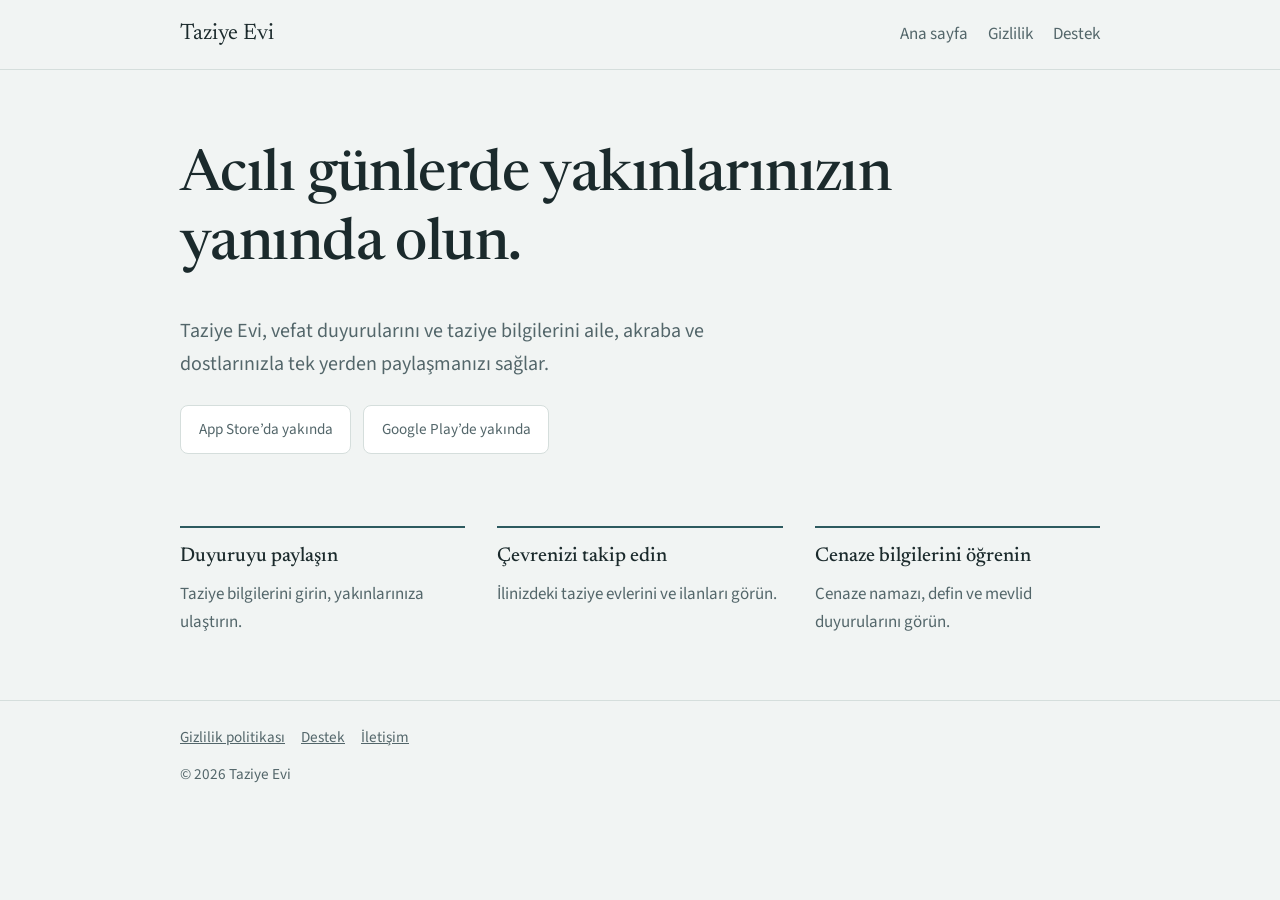
<file: index.html>
<!doctype html><html lang="tr"><head><meta charset="utf-8"><meta name="viewport" content="width=device-width, initial-scale=1"><link rel="icon" href="data:image/svg+xml,%3Csvg xmlns=%27http://www.w3.org/2000/svg%27 viewBox=%270 0 100 100%27%3E%3Ctext y=%27.9em%27 font-size=%2790%27%3E🕯️%3C/text%3E%3C/svg%3E"><link rel="preconnect" href="https://fonts.googleapis.com"><link rel="preconnect" href="https://fonts.gstatic.com" crossorigin><link href="https://fonts.googleapis.com/css2?family=Newsreader:wght@400;500&family=Source+Sans+3:wght@400;600&display=swap" rel="stylesheet"><link rel="stylesheet" href="style.css"><title>Taziye Evi</title><meta name="description" content="Taziye Evi: vefat duyurularını ve taziye bilgilerini sevdiklerinizle paylaşın."></head><body><header class="site"><div class="wrap"><a class="brand" href="/">Taziye Evi</a><nav><a href="/">Ana sayfa</a><a href="gizlilik.html">Gizlilik</a><a href="destek.html">Destek</a></nav></div></header>
<main class="wrap">
<section class="hero"><h1>Acılı günlerde yakınlarınızın yanında olun.</h1>
<p class="lead">Taziye Evi, vefat duyurularını ve taziye bilgilerini aile, akraba ve dostlarınızla tek yerden paylaşmanızı sağlar.</p>
<div class="stores"><span class="badge">App Store’da yakında</span><span class="badge">Google Play’de yakında</span></div></section>
<section class="features" aria-label="Özellikler">
<div><h3>Duyuruyu paylaşın</h3><p>Taziye bilgilerini girin, yakınlarınıza ulaştırın.</p></div>
<div><h3>Çevrenizi takip edin</h3><p>İlinizdeki taziye evlerini ve ilanları görün.</p></div>
<div><h3>Cenaze bilgilerini öğrenin</h3><p>Cenaze namazı, defin ve mevlid duyurularını görün.</p></div>
</section></main><footer class="site"><div class="wrap"><a href="gizlilik.html">Gizlilik politikası</a><a href="destek.html">Destek</a><a href="mailto:taziyeevi.iletisim@gmail.com">İletişim</a><p style="margin:.75rem 0 0">© 2026 Taziye Evi</p></div></footer></body></html>
</file>
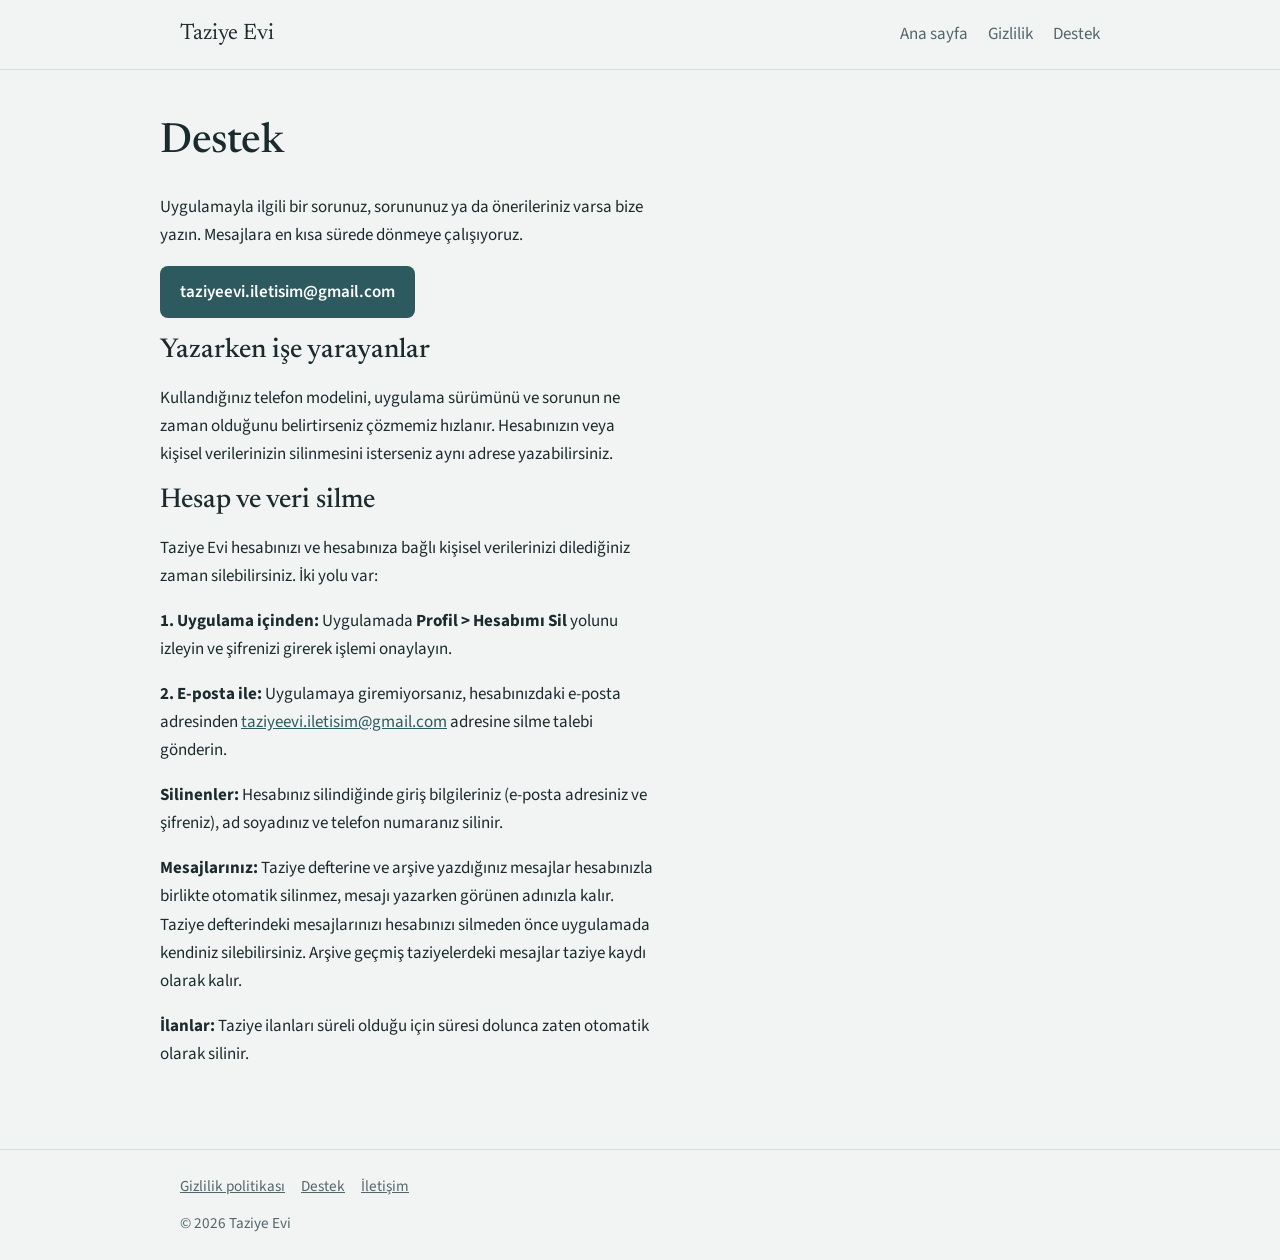
<file: destek.html>
<!doctype html><html lang="tr"><head><meta charset="utf-8"><meta name="viewport" content="width=device-width, initial-scale=1"><link rel="icon" href="data:image/svg+xml,%3Csvg xmlns=%27http://www.w3.org/2000/svg%27 viewBox=%270 0 100 100%27%3E%3Ctext y=%27.9em%27 font-size=%2790%27%3E🕯️%3C/text%3E%3C/svg%3E"><link rel="preconnect" href="https://fonts.googleapis.com"><link rel="preconnect" href="https://fonts.gstatic.com" crossorigin><link href="https://fonts.googleapis.com/css2?family=Newsreader:wght@400;500&family=Source+Sans+3:wght@400;600&display=swap" rel="stylesheet"><link rel="stylesheet" href="style.css"><title>Destek – Taziye Evi</title></head><body><header class="site"><div class="wrap"><a class="brand" href="/">Taziye Evi</a><nav><a href="/">Ana sayfa</a><a href="gizlilik.html">Gizlilik</a><a href="destek.html">Destek</a></nav></div></header>
<main class="wrap page"><h1>Destek</h1>
<p>Uygulamayla ilgili bir sorunuz, sorununuz ya da önerileriniz varsa bize yazın. Mesajlara en kısa sürede dönmeye çalışıyoruz.</p>
<p><a class="btn" href="mailto:taziyeevi.iletisim@gmail.com">taziyeevi.iletisim@gmail.com</a></p>
<h2>Yazarken işe yarayanlar</h2>
<p>Kullandığınız telefon modelini, uygulama sürümünü ve sorunun ne zaman olduğunu belirtirseniz çözmemiz hızlanır. Hesabınızın veya kişisel verilerinizin silinmesini isterseniz aynı adrese yazabilirsiniz.</p>
<h2 id="hesap-silme">Hesap ve veri silme</h2>
<p>Taziye Evi hesabınızı ve hesabınıza bağlı kişisel verilerinizi dilediğiniz zaman silebilirsiniz. İki yolu var:</p>
<p><strong>1. Uygulama içinden:</strong> Uygulamada <strong>Profil &gt; Hesabımı Sil</strong> yolunu izleyin ve şifrenizi girerek işlemi onaylayın.</p>
<p><strong>2. E-posta ile:</strong> Uygulamaya giremiyorsanız, hesabınızdaki e-posta adresinden <a href="mailto:taziyeevi.iletisim@gmail.com">taziyeevi.iletisim@gmail.com</a> adresine silme talebi gönderin.</p>
<p><strong>Silinenler:</strong> Hesabınız silindiğinde giriş bilgileriniz (e-posta adresiniz ve şifreniz), ad soyadınız ve telefon numaranız silinir.</p>
<p><strong>Mesajlarınız:</strong> Taziye defterine ve arşive yazdığınız mesajlar hesabınızla birlikte otomatik silinmez, mesajı yazarken görünen adınızla kalır. Taziye defterindeki mesajlarınızı hesabınızı silmeden önce uygulamada kendiniz silebilirsiniz. Arşive geçmiş taziyelerdeki mesajlar taziye kaydı olarak kalır.</p>
<p><strong>İlanlar:</strong> Taziye ilanları süreli olduğu için süresi dolunca zaten otomatik olarak silinir.</p>
</main><footer class="site"><div class="wrap"><a href="gizlilik.html">Gizlilik politikası</a><a href="destek.html">Destek</a><a href="mailto:taziyeevi.iletisim@gmail.com">İletişim</a><p style="margin:.75rem 0 0">© 2026 Taziye Evi</p></div></footer></body></html>
</file>
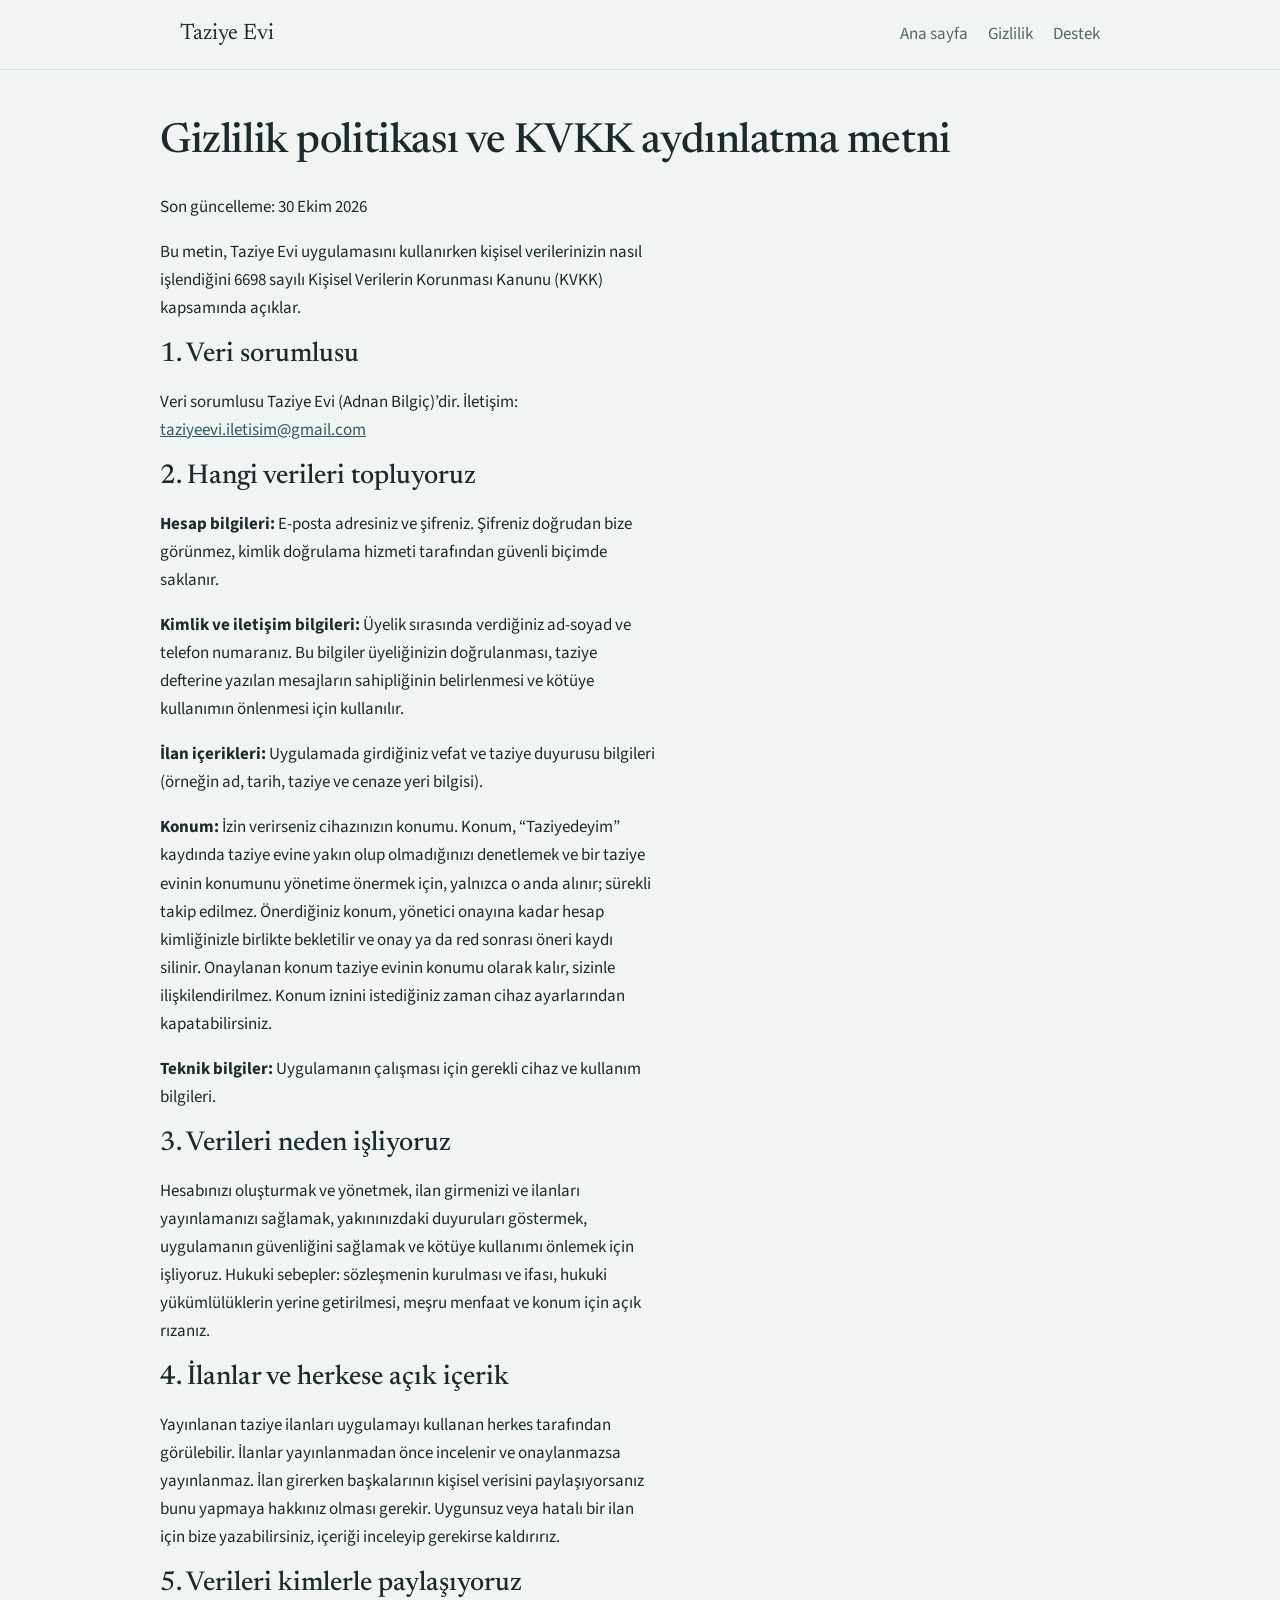
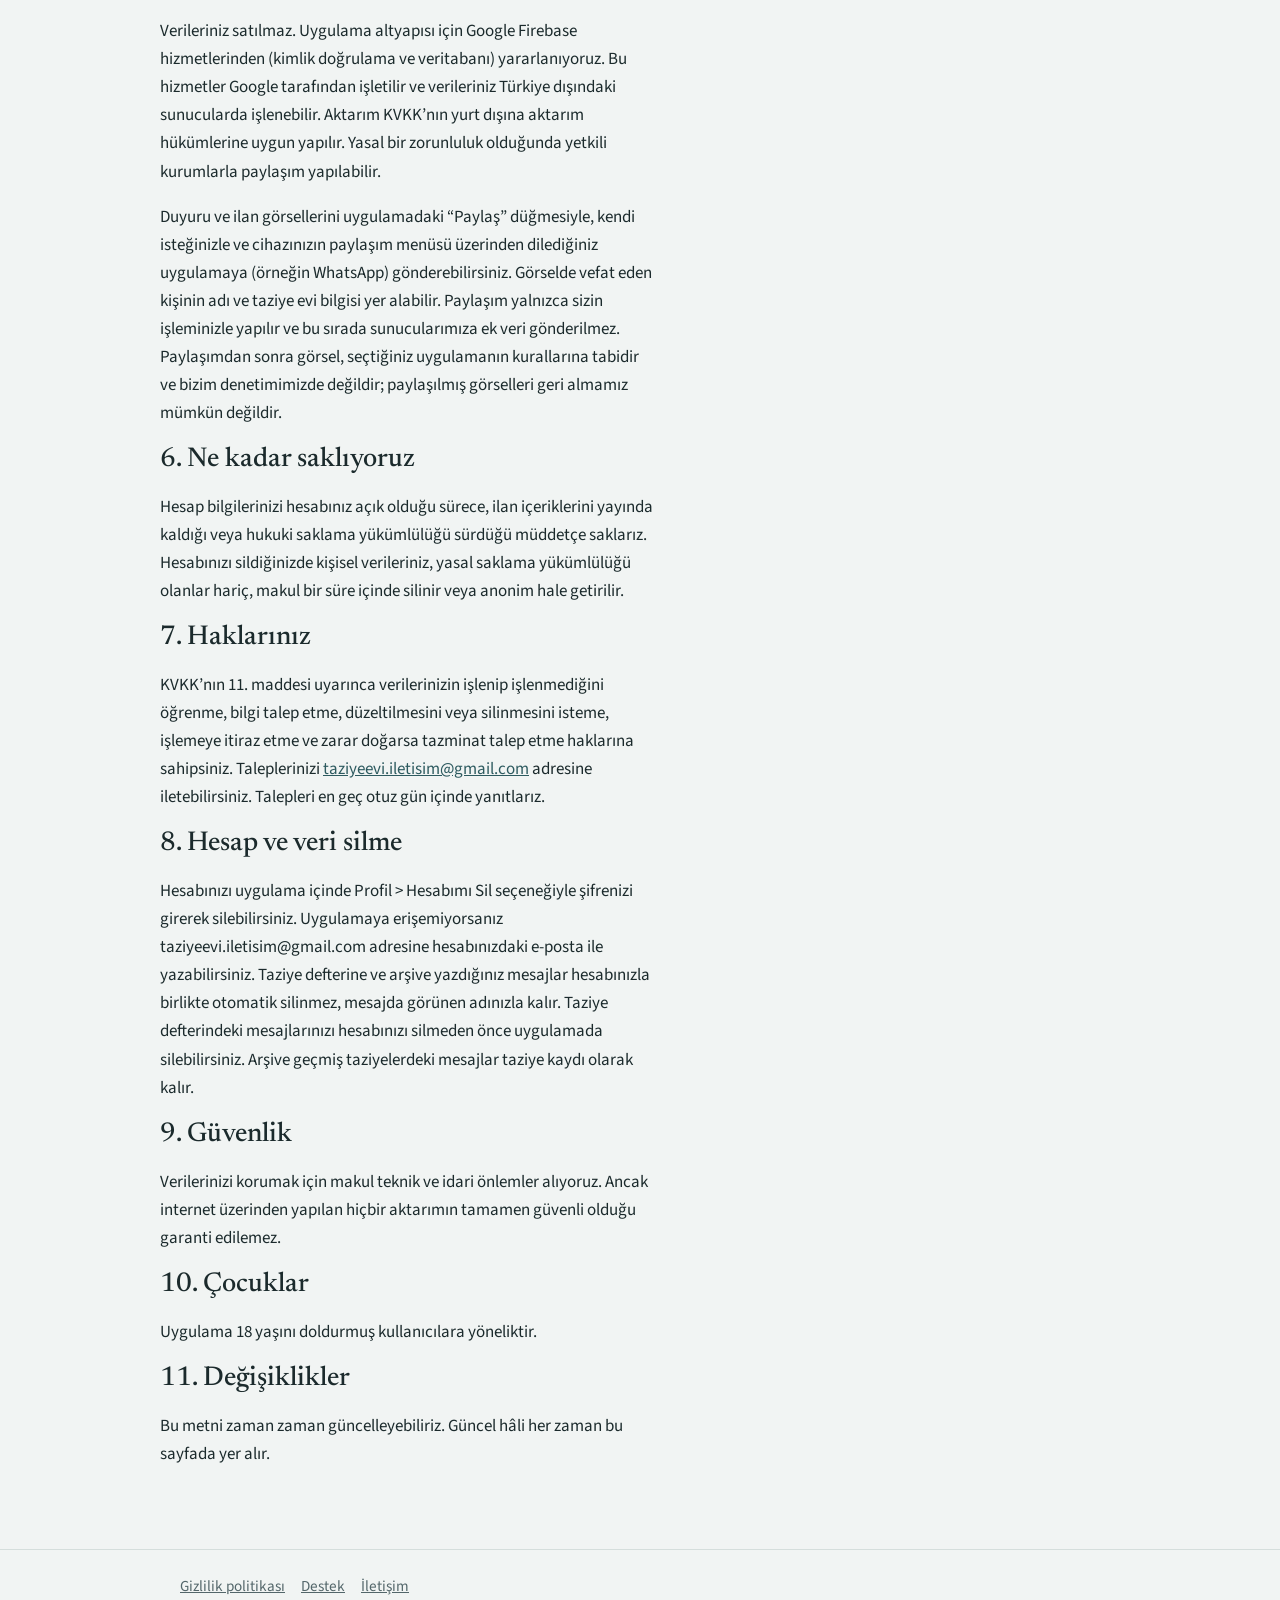
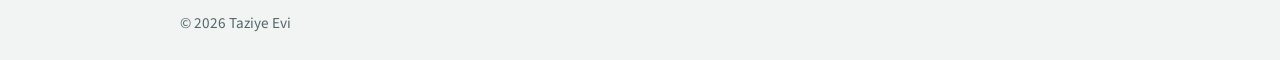
<file: gizlilik.html>
<!doctype html><html lang="tr"><head><meta charset="utf-8"><meta name="viewport" content="width=device-width, initial-scale=1"><link rel="icon" href="data:image/svg+xml,%3Csvg xmlns=%27http://www.w3.org/2000/svg%27 viewBox=%270 0 100 100%27%3E%3Ctext y=%27.9em%27 font-size=%2790%27%3E🕯️%3C/text%3E%3C/svg%3E"><link rel="preconnect" href="https://fonts.googleapis.com"><link rel="preconnect" href="https://fonts.gstatic.com" crossorigin><link href="https://fonts.googleapis.com/css2?family=Newsreader:wght@400;500&family=Source+Sans+3:wght@400;600&display=swap" rel="stylesheet"><link rel="stylesheet" href="style.css"><title>Gizlilik politikası ve KVKK aydınlatma metni – Taziye Evi</title></head><body><header class="site"><div class="wrap"><a class="brand" href="/">Taziye Evi</a><nav><a href="/">Ana sayfa</a><a href="gizlilik.html">Gizlilik</a><a href="destek.html">Destek</a></nav></div></header>
<main class="wrap page">
<h1>Gizlilik politikası ve KVKK aydınlatma metni</h1>
<p>Son güncelleme: 30 Ekim 2026</p>
<p>Bu metin, Taziye Evi uygulamasını kullanırken kişisel verilerinizin nasıl işlendiğini 6698 sayılı Kişisel Verilerin Korunması Kanunu (KVKK) kapsamında açıklar.</p>

<h2>1. Veri sorumlusu</h2>
<p>Veri sorumlusu Taziye Evi (Adnan Bilgiç)’dir. İletişim: <a href="mailto:taziyeevi.iletisim@gmail.com">taziyeevi.iletisim@gmail.com</a></p>

<h2>2. Hangi verileri topluyoruz</h2>
<p><strong>Hesap bilgileri:</strong> E-posta adresiniz ve şifreniz. Şifreniz doğrudan bize görünmez, kimlik doğrulama hizmeti tarafından güvenli biçimde saklanır.</p>
<p><strong>Kimlik ve iletişim bilgileri:</strong> Üyelik sırasında verdiğiniz ad-soyad ve telefon numaranız. Bu bilgiler üyeliğinizin doğrulanması, taziye defterine yazılan mesajların sahipliğinin belirlenmesi ve kötüye kullanımın önlenmesi için kullanılır.</p> 
<p><strong>İlan içerikleri:</strong> Uygulamada girdiğiniz vefat ve taziye duyurusu bilgileri (örneğin ad, tarih, taziye ve cenaze yeri bilgisi).</p>
<p><strong>Konum:</strong> İzin verirseniz cihazınızın konumu. Konum, “Taziyedeyim” kaydında taziye evine yakın olup olmadığınızı denetlemek ve bir taziye evinin konumunu yönetime önermek için, yalnızca o anda alınır; sürekli takip edilmez. Önerdiğiniz konum, yönetici onayına kadar hesap kimliğinizle birlikte bekletilir ve onay ya da red sonrası öneri kaydı silinir. Onaylanan konum taziye evinin konumu olarak kalır, sizinle ilişkilendirilmez. Konum iznini istediğiniz zaman cihaz ayarlarından kapatabilirsiniz.</p>

<p><strong>Teknik bilgiler:</strong> Uygulamanın çalışması için gerekli cihaz ve kullanım bilgileri.</p>

<h2>3. Verileri neden işliyoruz</h2>
<p>Hesabınızı oluşturmak ve yönetmek, ilan girmenizi ve ilanları yayınlamanızı sağlamak, yakınınızdaki duyuruları göstermek, uygulamanın güvenliğini sağlamak ve kötüye kullanımı önlemek için işliyoruz. Hukuki sebepler: sözleşmenin kurulması ve ifası, hukuki yükümlülüklerin yerine getirilmesi, meşru menfaat ve konum için açık rızanız.</p>

<h2>4. İlanlar ve herkese açık içerik</h2>
<p>Yayınlanan taziye ilanları uygulamayı kullanan herkes tarafından görülebilir. İlanlar yayınlanmadan önce incelenir ve onaylanmazsa yayınlanmaz. İlan girerken başkalarının kişisel verisini paylaşıyorsanız bunu yapmaya hakkınız olması gerekir. Uygunsuz veya hatalı bir ilan için bize yazabilirsiniz, içeriği inceleyip gerekirse kaldırırız.</p>

<h2>5. Verileri kimlerle paylaşıyoruz</h2>
<p>Verileriniz satılmaz. Uygulama altyapısı için Google Firebase hizmetlerinden (kimlik doğrulama ve veritabanı) yararlanıyoruz. Bu hizmetler Google tarafından işletilir ve verileriniz Türkiye dışındaki sunucularda işlenebilir. Aktarım KVKK’nın yurt dışına aktarım hükümlerine uygun yapılır. Yasal bir zorunluluk olduğunda yetkili kurumlarla paylaşım yapılabilir.</p>
<p>Duyuru ve ilan görsellerini uygulamadaki “Paylaş” düğmesiyle, kendi isteğinizle ve cihazınızın paylaşım menüsü üzerinden dilediğiniz uygulamaya (örneğin WhatsApp) gönderebilirsiniz. Görselde vefat eden kişinin adı ve taziye evi bilgisi yer alabilir. Paylaşım yalnızca sizin işleminizle yapılır ve bu sırada sunucularımıza ek veri gönderilmez. Paylaşımdan sonra görsel, seçtiğiniz uygulamanın kurallarına tabidir ve bizim denetimimizde değildir; paylaşılmış görselleri geri almamız mümkün değildir.</p>

<h2>6. Ne kadar saklıyoruz</h2>
<p>Hesap bilgilerinizi hesabınız açık olduğu sürece, ilan içeriklerini yayında kaldığı veya hukuki saklama yükümlülüğü sürdüğü müddetçe saklarız. Hesabınızı sildiğinizde kişisel verileriniz, yasal saklama yükümlülüğü olanlar hariç, makul bir süre içinde silinir veya anonim hale getirilir.</p>

<h2>7. Haklarınız</h2>
<p>KVKK’nın 11. maddesi uyarınca verilerinizin işlenip işlenmediğini öğrenme, bilgi talep etme, düzeltilmesini veya silinmesini isteme, işlemeye itiraz etme ve zarar doğarsa tazminat talep etme haklarına sahipsiniz. Taleplerinizi <a href="mailto:taziyeevi.iletisim@gmail.com">taziyeevi.iletisim@gmail.com</a> adresine iletebilirsiniz. Talepleri en geç otuz gün içinde yanıtlarız.</p>

<h2>8. Hesap ve veri silme</h2>
<p>   Hesabınızı uygulama içinde Profil &gt; Hesabımı Sil seçeneğiyle şifrenizi girerek silebilirsiniz. Uygulamaya erişemiyorsanız taziyeevi.iletisim@gmail.com adresine hesabınızdaki e-posta ile yazabilirsiniz. Taziye defterine ve arşive yazdığınız mesajlar hesabınızla birlikte otomatik silinmez, mesajda görünen adınızla kalır. Taziye defterindeki mesajlarınızı hesabınızı silmeden önce uygulamada silebilirsiniz. Arşive geçmiş taziyelerdeki mesajlar taziye kaydı olarak kalır.</p>

<h2>9. Güvenlik</h2>
<p>Verilerinizi korumak için makul teknik ve idari önlemler alıyoruz. Ancak internet üzerinden yapılan hiçbir aktarımın tamamen güvenli olduğu garanti edilemez.</p>

<h2>10. Çocuklar</h2>
<p>Uygulama 18 yaşını doldurmuş kullanıcılara yöneliktir.</p>

<h2>11. Değişiklikler</h2>
<p>Bu metni zaman zaman güncelleyebiliriz. Güncel hâli her zaman bu sayfada yer alır.</p>
</main><footer class="site"><div class="wrap"><a href="gizlilik.html">Gizlilik politikası</a><a href="destek.html">Destek</a><a href="mailto:taziyeevi.iletisim@gmail.com">İletişim</a><p style="margin:.75rem 0 0">© 2026 Taziye Evi</p></div></footer></body></html>
</file>
<file: style.css>
:root{--bg:#f1f4f3;--surface:#fff;--ink:#1b2a2c;--muted:#53666a;--accent:#2d5a5f;--accent-ink:#fff;--line:#d5dedc}
@media (prefers-color-scheme:dark){:root{--bg:#121b1c;--surface:#1a2628;--ink:#e8eeed;--muted:#9fb1b3;--accent:#7fb3b7;--accent-ink:#0f1a1b;--line:#2b3b3d}}
*{box-sizing:border-box}
html{scroll-padding-top:5rem}
body{margin:0;background:var(--bg);color:var(--ink);font:1.0625rem/1.65 "Source Sans 3",system-ui,-apple-system,"Segoe UI",sans-serif}
h1,h2,h3{font-family:"Newsreader",Georgia,"Times New Roman",serif;font-weight:500;line-height:1.2;margin:0 0 .6em}
h1{font-size:clamp(2.2rem,6vw,3.6rem);letter-spacing:-.01em}
h2{font-size:1.7rem}h3{font-size:1.25rem}
p{margin:0 0 1em;max-width:62ch}
a{color:var(--accent)}
a:focus-visible,button:focus-visible{outline:3px solid var(--accent);outline-offset:3px}
.wrap{max-width:60rem;margin:0 auto;padding:0 1.25rem}
header.site{border-bottom:1px solid var(--line)}
header.site .wrap{display:flex;justify-content:space-between;align-items:center;padding-top:1rem;padding-bottom:1rem;gap:1rem;flex-wrap:wrap}
.brand{font-family:"Newsreader",Georgia,serif;font-size:1.4rem;text-decoration:none;color:var(--ink)}
nav a{margin-left:1.25rem;text-decoration:none;color:var(--muted)}
nav a:hover{color:var(--ink)}
.hero{padding:4.5rem 0 3.5rem}
.hero p.lead{font-size:1.25rem;color:var(--muted)}
.stores{display:flex;gap:.75rem;flex-wrap:wrap;margin-top:1.5rem}
.badge{display:inline-block;padding:.7rem 1.1rem;border:1px solid var(--line);border-radius:.5rem;background:var(--surface);color:var(--muted);font-size:.95rem}
.features{padding:1rem 0 4rem;display:grid;gap:2rem;grid-template-columns:repeat(auto-fit,minmax(15rem,1fr))}
.features div{border-top:2px solid var(--accent);padding-top:1rem}
.features p{color:var(--muted);margin:0}
.page{padding:3rem 0 4rem}
.page h1{font-size:clamp(1.9rem,5vw,2.6rem)}
.note{padding:1rem 1.25rem;border-left:4px solid var(--accent);background:var(--surface);max-width:62ch}
.btn{display:inline-block;padding:.75rem 1.25rem;border-radius:.5rem;background:var(--accent);color:var(--accent-ink);text-decoration:none;font-weight:600}
footer.site{border-top:1px solid var(--line);padding:1.5rem 0;color:var(--muted);font-size:.95rem}
footer.site a{color:var(--muted);margin-right:1rem}
@media (max-width:30rem){nav a{margin:0 1rem 0 0}.hero{padding-top:3rem}}
</file>
